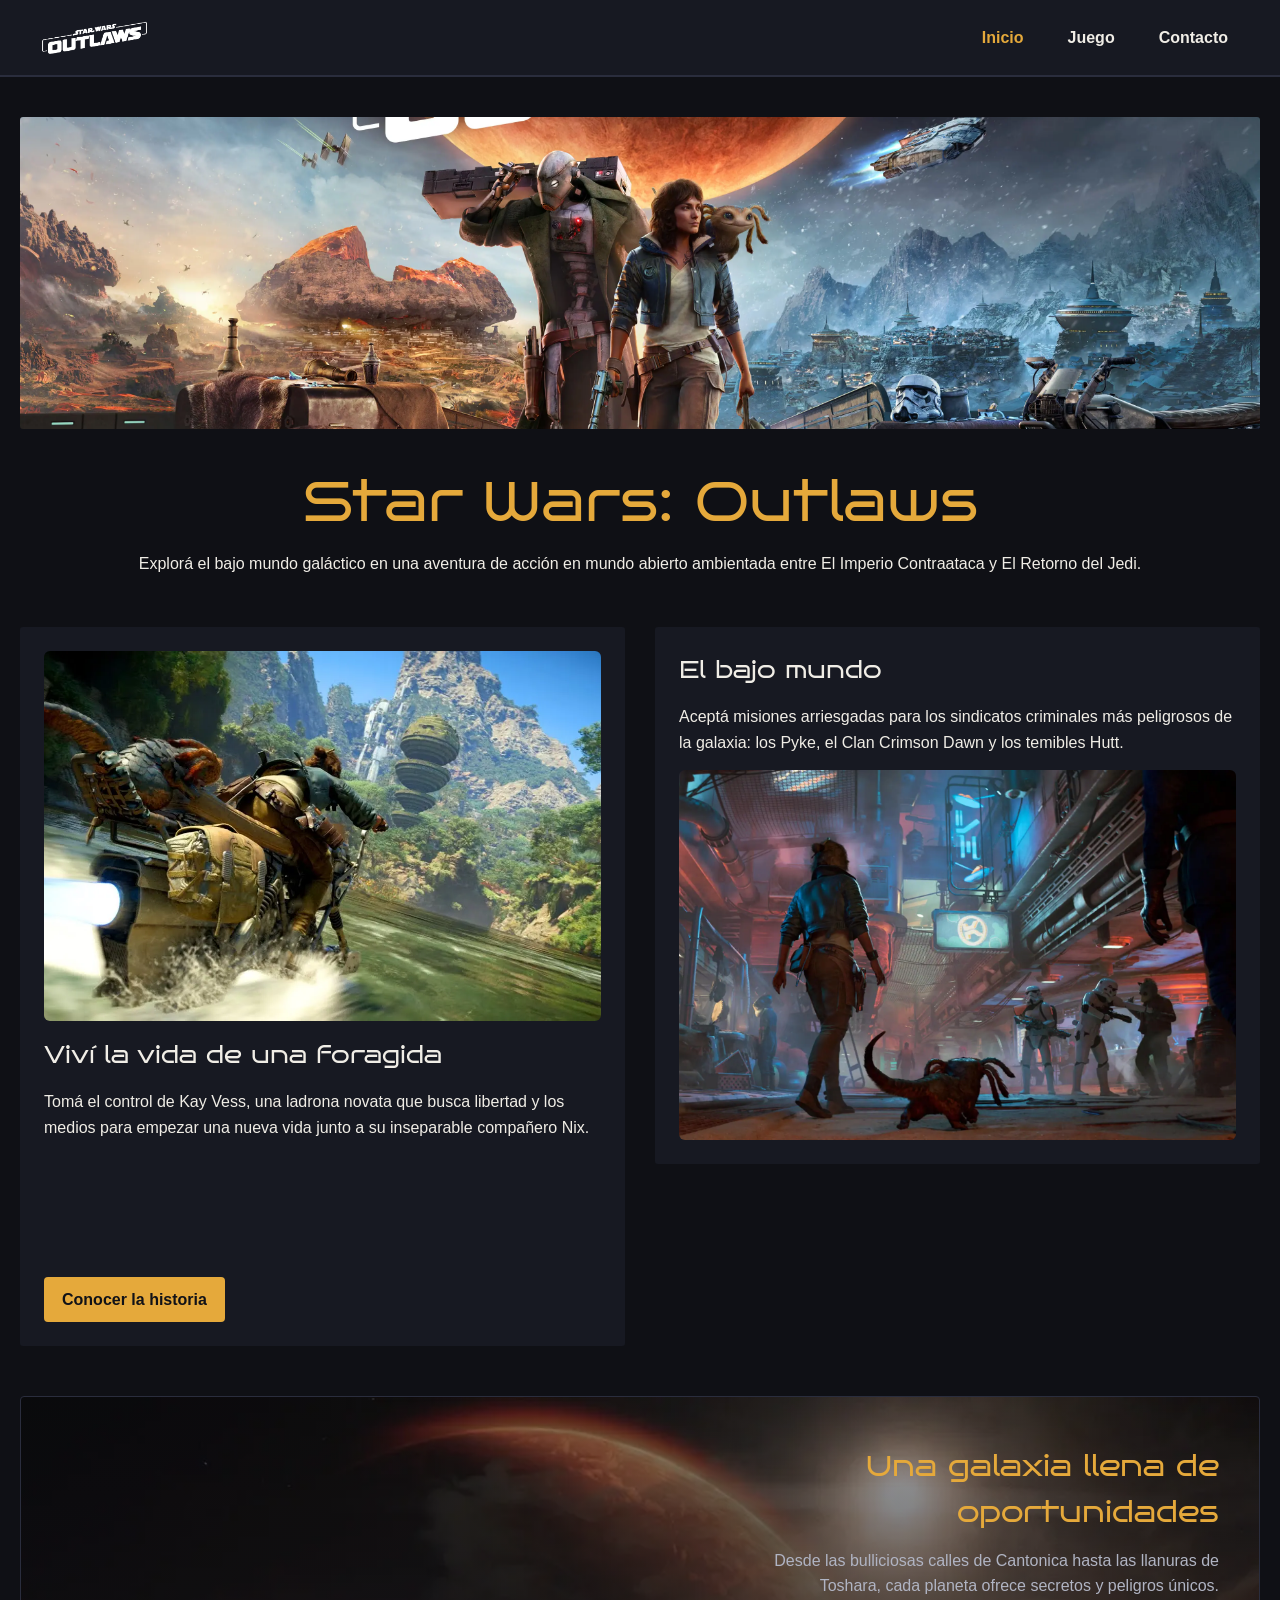
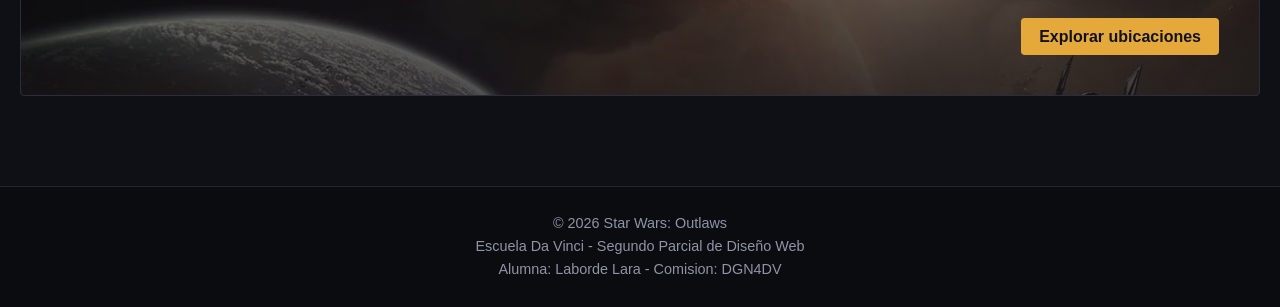
<file: index.html>
<!DOCTYPE html>
<html lang="es">

<head>
    <meta charset="UTF-8">
    <meta name="viewport" content="width=device-width, initial-scale=1.0">

    <title>Star Wars: Outlaws - Inicio</title>

    <link rel="preconnect" href="https://fonts.googleapis.com">
    <link rel="preconnect" href="https://fonts.gstatic.com" crossorigin>
    <link href="https://fonts.googleapis.com/css2?family=Bruno+Ace&display=swap" rel="stylesheet">

    <link rel="stylesheet" href="css/styles.css">
    <link rel="stylesheet" href="css/home.css">

    <link rel="shortcut icon" href="img/faviconOutlaws.webp" type="image/x-icon">
</head>

<body>
    <header>
        <a href="index.html">
            <img src="img/logoStarWarsOutlaws.webp" alt="logoStarWarsOutlaws">
        </a>

        <nav>
            <ul>
                <li> <a href="index.html" class="paginaActual">Inicio</a> </li>

                <li>
                    <a href="#">Juego</a>
                    <ul>
                        <li> <a href="historia.html">Historia</a> </li>
                        <li> <a href="personajes.html">Personajes</a> </li>
                        <li> <a href="ubicaciones.html">Ubicaciones</a> </li>
                    </ul>
                </li>

                <li> <a href="contacto.html">Contacto</a> </li>
            </ul>
        </nav>
    </header>

    <main>
        <section class="hero">
            <img src="img/index/bannerStarWarsOutlaws.webp" alt="bannerStarWarsOutlaws">

            <div class="textoHero">
                <h1>Star Wars: Outlaws</h1>
                <p>Explorá el bajo mundo galáctico en una aventura de acción en mundo abierto ambientada entre El
                    Imperio Contraataca y El Retorno del Jedi.</p>
            </div>
        </section>

        <section class="destacados">
            <article class="columna1">
                <img src="img/index/motoStarWarsOutlaws.webp" alt="motoStarWarsOutlaws">

                <h2>Viví la vida de una foragida</h2>
                <p>Tomá el control de Kay Vess, una ladrona novata que busca libertad y los medios para empezar una
                    nueva vida junto a su inseparable compañero Nix.</p>

                <a href="historia.html" class="boton">Conocer la historia</a>
            </article>

            <article class="columna2">
                <h2>El bajo mundo</h2>
                <p>Aceptá misiones arriesgadas para los sindicatos criminales más peligrosos de la galaxia: los Pyke, el
                    Clan Crimson Dawn y los temibles Hutt.</p>

                <img src="img/index/callejonStarWarsOutlaws.webp" alt="callejonStarWarsOutlaws">
            </article>

            <article class="playlist">
                <iframe title="Playlist de Star Wars Outlaws" data-testid="embed-iframe"
                    src="https://open.spotify.com/embed/playlist/37i9dQZF1DWWREb3EdeDeP?utm_source=generator&si=e684c295e3f447a6"
                    width="100%" height="152" frameBorder="0" allowfullscreen=""
                    allow="autoplay; clipboard-write; encrypted-media; fullscreen; picture-in-picture"
                    loading="lazy"></iframe>
            </article>

        </section>

        <section class="bannerInferior">
            <div class="contenidoBanner">
                <h2>Una galaxia llena de oportunidades</h2>
                <p>Desde las bulliciosas calles de Cantonica hasta las llanuras de Toshara, cada planeta ofrece secretos
                    y peligros únicos.</p>
                <a href="ubicaciones.html" class="boton">Explorar ubicaciones</a>
            </div>
        </section>
    </main>

    <footer>
        <p>&copy; 2026 Star Wars: Outlaws</p>
        <p>Escuela Da Vinci - Segundo Parcial de Diseño Web</p>
        <p>Alumna: Laborde Lara - Comision: DGN4DV</p>
    </footer>
</body>

</html>
</file>
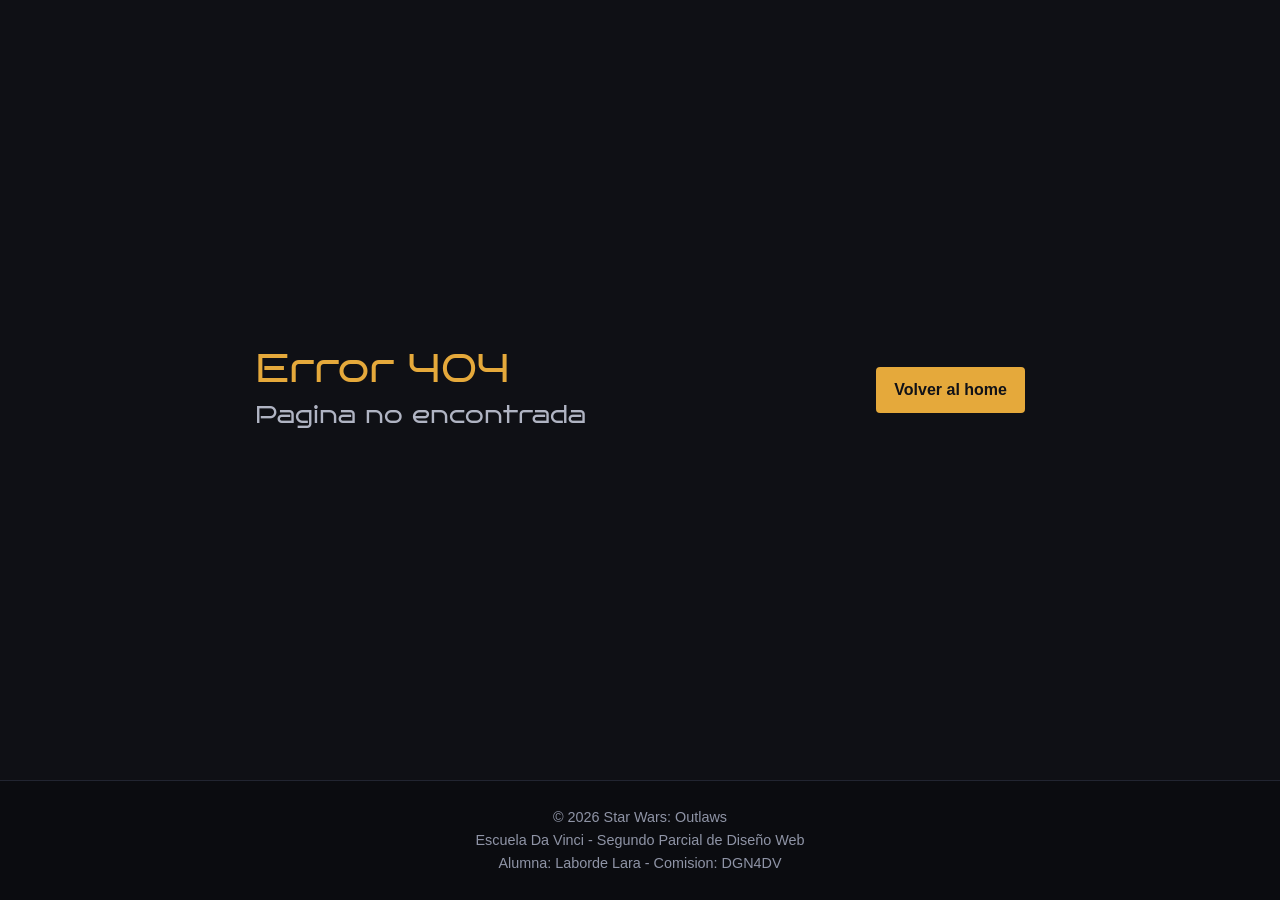
<file: 404error.html>
<!DOCTYPE html>
<html lang="es">
<head>
    <meta charset="UTF-8">
    <meta name="viewport" content="width=device-width, initial-scale=1.0">

    <title>404error</title>

    <link rel="preconnect" href="https://fonts.googleapis.com">
    <link rel="preconnect" href="https://fonts.gstatic.com" crossorigin>
    <link href="https://fonts.googleapis.com/css2?family=Bruno+Ace&display=swap" rel="stylesheet">
 
    <link rel="stylesheet" href="css/styles.css">
    <link rel="stylesheet" href="css/404error.css">

    <link rel="shortcut icon" href="img/faviconOutlaws.webp" type="image/x-icon">
</head>
<body>
    <main class="paginaError">
        <section class="mensajeError">
            <h1>Error 404</h1>
            <h2>Pagina no encontrada</h2>
        </section>

        <a href="index.html" class="boton">Volver al home</a>
    </main>

    <footer>
        <p>&copy; 2026 Star Wars: Outlaws</p> 
        <p>Escuela Da Vinci - Segundo Parcial de Diseño Web</p>
        <p>Alumna: Laborde Lara - Comision: DGN4DV</p>
    </footer>
</body>
</html>
</file>
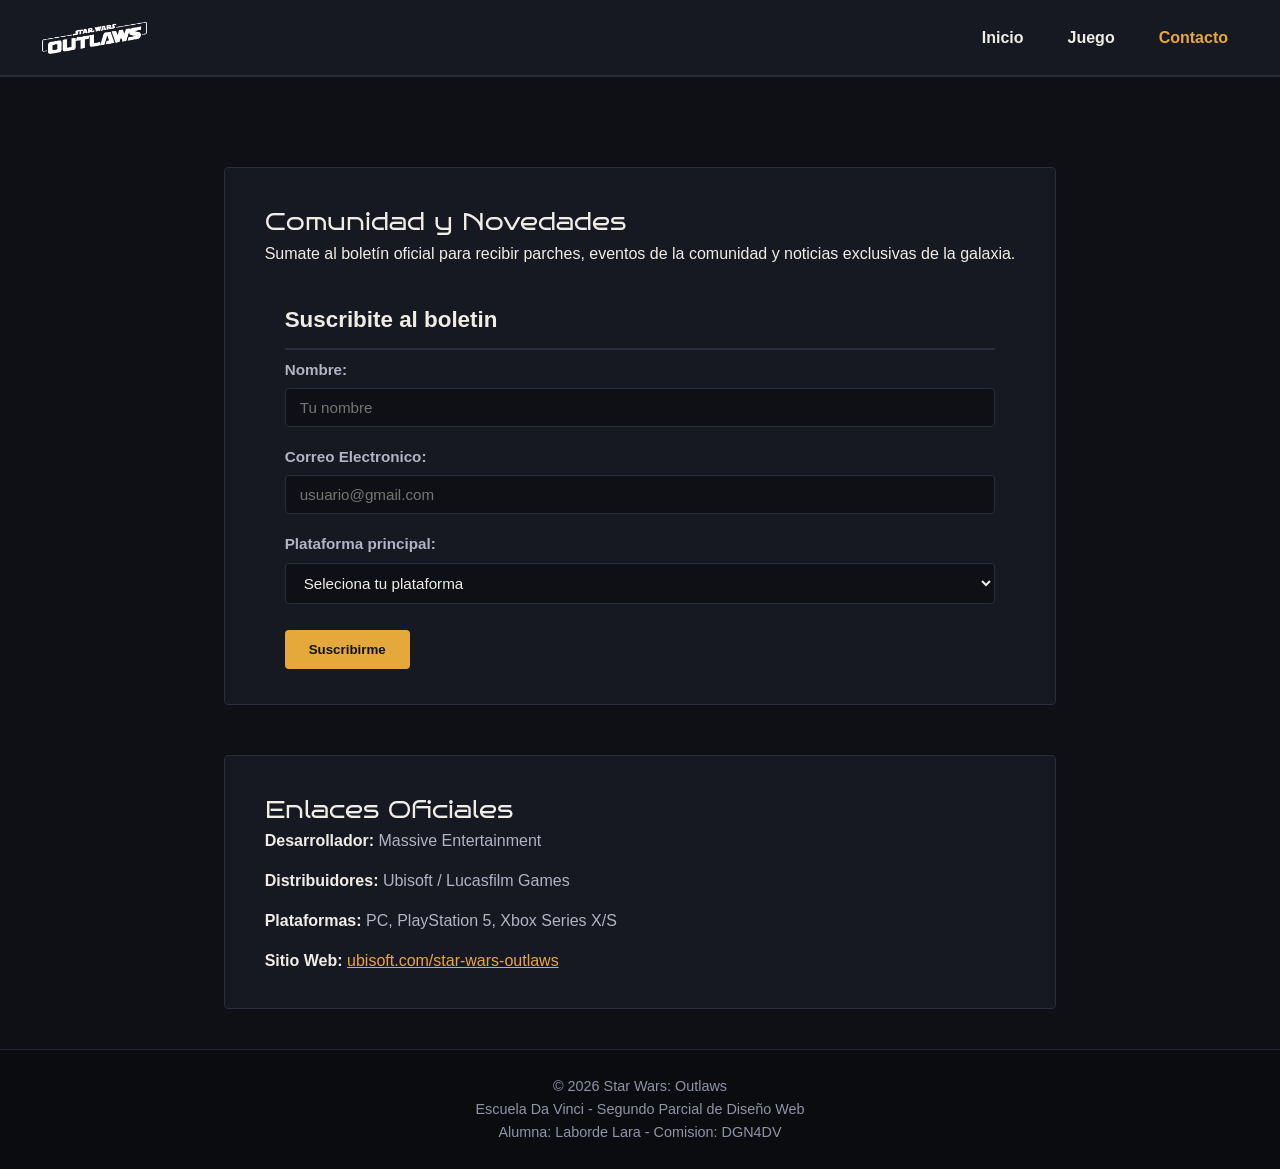
<file: contacto.html>
<!DOCTYPE html>
<html lang="es">

<head>
    <meta charset="UTF-8">
    <meta name="viewport" content="width=device-width, initial-scale=1.0">

    <title>Star Wars: Outlaws - Contacto</title>

    <link rel="preconnect" href="https://fonts.googleapis.com">
    <link rel="preconnect" href="https://fonts.gstatic.com" crossorigin>
    <link href="https://fonts.googleapis.com/css2?family=Bruno+Ace&display=swap" rel="stylesheet">

    <link rel="stylesheet" href="css/styles.css">
    <link rel="stylesheet" href="css/contacto.css">

    <link rel="shortcut icon" href="img/faviconOutlaws.webp" type="image/x-icon">
</head>

<body>
    <header>
        <a href="index.html">
            <img src="img/logoStarWarsOutlaws.webp" alt="logoStarWarsOutlaws">
        </a>

        <nav>
            <ul>
                <li> <a href="index.html">Inicio</a> </li>

                <li>
                    <a href="#">Juego</a>
                    <ul>
                        <li> <a href="historia.html">Historia</a> </li>
                        <li> <a href="personajes.html">Personajes</a> </li>
                        <li> <a href="ubicaciones.html">Ubicaciones</a> </li>
                    </ul>
                </li>

                <li> <a href="contacto.html" class="paginaActual">Contacto</a> </li>
            </ul>
        </nav>
    </header>

    <main>
        <article class="contacto">
            <h1 class="bruno-ace-regular">Comunidad y Novedades</h1>
            <p>Sumate al boletín oficial para recibir parches, eventos de la comunidad y noticias exclusivas de la
                galaxia.</p>

            <div class="contenedorContacto">
                <form action="#" method="post" class="formularioContacto">
                    <fieldset class="grupoFormulario">
                        <legend>Suscribite al boletin</legend>

                        <div class="campoForm">
                            <label for="nombre">Nombre:</label>
                            <input type="text" id="nombre" name="nombre" placeholder="Tu nombre" required>
                        </div>

                        <div class="campoForm">
                            <label for="email">Correo Electronico:</label>
                            <input type="email" id="email" name="email" placeholder="usuario@gmail.com" required>
                        </div>

                        <div class="campoForm">
                            <label for="plataforma">Plataforma principal:</label>
                            <select id="plataforma" name="plataforma" required>
                                <option value="" disabled selected>Seleciona tu plataforma</option>
                                <option value="pc">PC</option>
                                <option value="ps5">PlayStation 5</option>
                                <option value="xbox">Xbox Series X/S</option>
                            </select>
                        </div>

                        <button type="submit" class="botonForm">Suscribirme</button>
                    </fieldset>
                </form>
            </div>
        </article>

        <article class="contacto">
            <h1 class="bruno-ace-regular">Enlaces Oficiales</h1>

            <ul class="listaContacto">
                <li><strong>Desarrollador: </strong>Massive Entertainment</li>
                <li><strong>Distribuidores: </strong>Ubisoft / Lucasfilm Games</li>
                <li><strong>Plataformas: </strong>PC, PlayStation 5, Xbox Series X/S</li>
                <li><strong>Sitio Web: </strong> <a href="https://www.ubisoft.com/es-mx/game/star-wars/outlaws"
                        target="_blank" rel="noopener noreferrer">ubisoft.com/star-wars-outlaws</a></li>
            </ul>
        </article>
    </main>

    <footer>
        <p>&copy; 2026 Star Wars: Outlaws</p>
        <p>Escuela Da Vinci - Segundo Parcial de Diseño Web</p>
        <p>Alumna: Laborde Lara - Comision: DGN4DV</p>
    </footer>
</body>

</html>
</file>
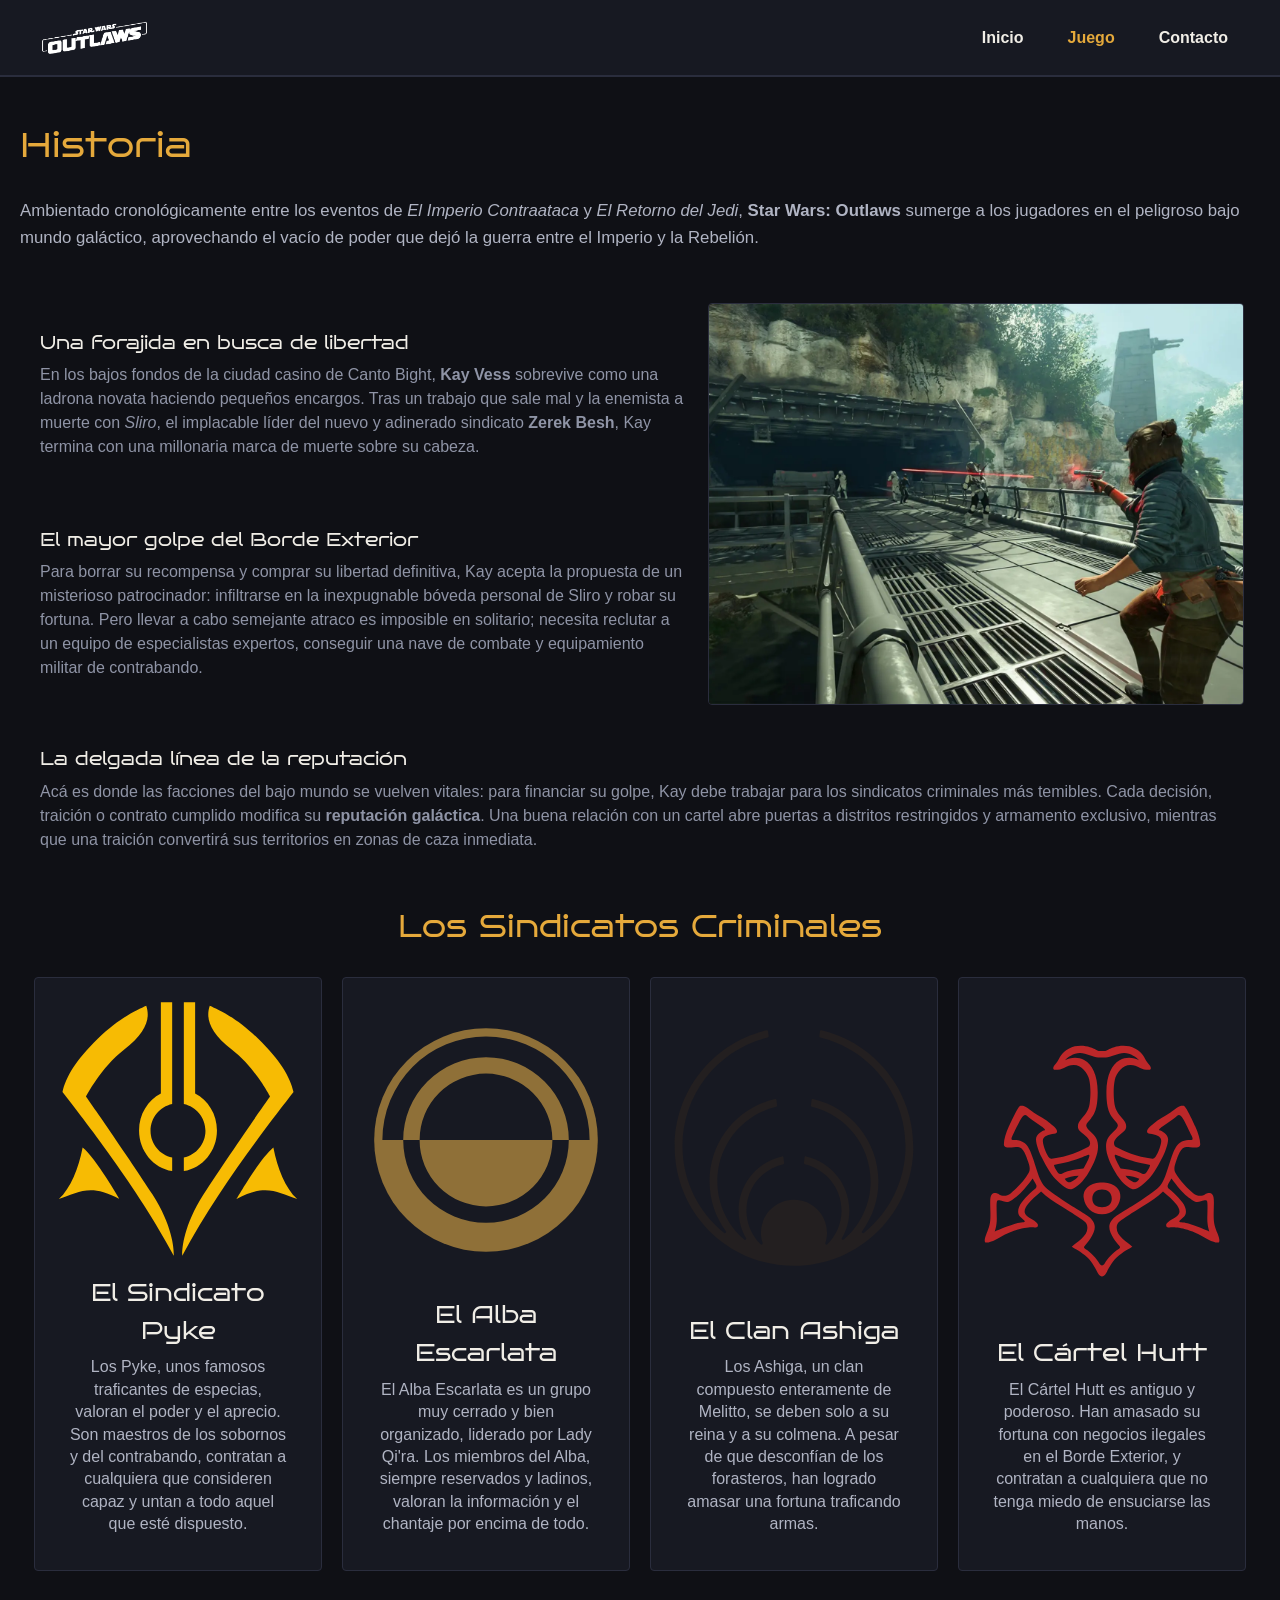
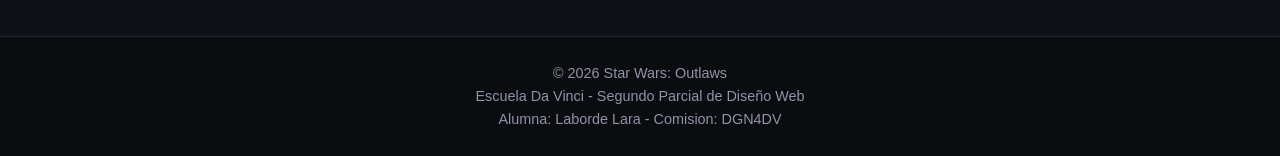
<file: historia.html>
<!DOCTYPE html>
<html lang="es">

<head>
    <meta charset="UTF-8">
    <meta name="viewport" content="width=device-width, initial-scale=1.0">

    <title>Star Wars: Outlaws - Historia</title>

    <link rel="preconnect" href="https://fonts.googleapis.com">
    <link rel="preconnect" href="https://fonts.gstatic.com" crossorigin>
    <link href="https://fonts.googleapis.com/css2?family=Bruno+Ace&display=swap" rel="stylesheet">

    <link rel="stylesheet" href="css/styles.css">
    <link rel="stylesheet" href="css/historia.css">

    <link rel="shortcut icon" href="img/faviconOutlaws.webp" type="image/x-icon">
</head>

<body>
    <header>
        <a href="index.html">
            <img src="img/logoStarWarsOutlaws.webp" alt="logoStarWarsOutlaws">
        </a>

        <nav>
            <ul>
                <li> <a href="index.html">Inicio</a> </li>

                <li>
                    <a href="#" class="paginaActual">Juego</a>
                    <ul>
                        <li> <a href="historia.html">Historia</a> </li>
                        <li> <a href="personajes.html">Personajes</a> </li>
                        <li> <a href="ubicaciones.html">Ubicaciones</a> </li>
                    </ul>
                </li>

                <li> <a href="contacto.html">Contacto</a> </li>
            </ul>
        </nav>
    </header>

    <main>
        <section class="seccionHistoria">
            <h1>Historia</h1>

            <div class="introHistoria">
                <p>Ambientado cronológicamente entre los eventos de <em>El Imperio Contraataca</em> y <em>El Retorno del
                        Jedi</em>, <strong>Star Wars: Outlaws</strong> sumerge a los jugadores en el peligroso bajo
                    mundo galáctico, aprovechando el vacío de poder que dejó la guerra entre el Imperio y la Rebelión.
                </p>
            </div>

            <div class="gridHistoria">
                <div class="columnaTextos">
                    <article class="cajaTextoHistoria">
                        <h2>Una forajida en busca de libertad</h2>
                        <p>En los bajos fondos de la ciudad casino de Canto Bight, <strong>Kay Vess</strong> sobrevive
                            como una ladrona novata haciendo pequeños encargos. Tras un trabajo que sale mal y la
                            enemista a muerte con <em>Sliro</em>, el implacable líder del nuevo y adinerado sindicato
                            <strong>Zerek Besh</strong>, Kay termina con una millonaria marca de muerte sobre su cabeza.
                        </p>
                    </article>

                    <article class="cajaTextoHistoria">
                        <h2>El mayor golpe del Borde Exterior</h2>
                        <p>Para borrar su recompensa y comprar su libertad definitiva, Kay acepta la propuesta de un
                            misterioso patrocinador: infiltrarse en la inexpugnable bóveda personal de Sliro y robar su
                            fortuna. Pero llevar a cabo semejante atraco es imposible en solitario; necesita reclutar a
                            un equipo de especialistas expertos, conseguir una nave de combate y equipamiento militar de
                            contrabando.</p>
                    </article>
                </div>

                <div class="columnaImagen">
                    <img src="img/historia/accionEscenaOutlaws.webp" alt="accionEscenaOutlaws" class="imgHistoria">
                </div>
            </div>

            <div class="textoHistoria">
                <h2>La delgada línea de la reputación</h2>
                <p>Acá es donde las facciones del bajo mundo se vuelven vitales: para financiar su golpe, Kay debe
                    trabajar para los sindicatos criminales más temibles. Cada decisión, traición o contrato cumplido
                    modifica su <strong>reputación galáctica</strong>. Una buena relación con un cartel abre puertas a
                    distritos restringidos y armamento exclusivo, mientras que una traición convertirá sus territorios
                    en zonas de caza inmediata.</p>
            </div>

            <div class="contenedorFacciones">
                <div class="tituloFacciones">
                    <h2>Los Sindicatos Criminales</h2>
                </div>

                <div class="grillaFacciones">

                    <!-- PYKES -->
                    <article class="tarjetaFaccion">
                        <img src="img/historia/sindicaroPyke.svg" alt="sindicaroPyke" class="imgFaccion">

                        <div class="textoFaccion">
                            <h3>El Sindicato Pyke</h3>
                            <p>Los Pyke, unos famosos traficantes de especias, valoran el poder y el aprecio. Son
                                maestros de los sobornos y del contrabando, contratan a cualquiera que consideren capaz
                                y untan a todo aquel que esté dispuesto.</p>
                        </div>
                    </article>

                    <!-- CRIMSON DAWN -->
                    <article class="tarjetaFaccion">
                        <img src="img/historia/sindicatoCrismonDawn.svg" alt="sindicatoCrismonDawn" class="imgFaccion">

                        <div class="textoFaccion">
                            <h3>El Alba Escarlata</h3>
                            <p>El Alba Escarlata es un grupo muy cerrado y bien organizado, liderado por Lady Qi'ra. Los
                                miembros del Alba, siempre reservados y ladinos, valoran la información y el chantaje
                                por encima de todo.</p>
                        </div>
                    </article>

                    <!-- CLAN ASHIGA -->
                    <article class="tarjetaFaccion">
                        <img src="img/historia/clanAshiga.svg" alt="clanAshiga" class="imgFaccion">

                        <div class="textoFaccion">
                            <h3>El Clan Ashiga</h3>
                            <p>Los Ashiga, un clan compuesto enteramente de Melitto, se deben solo a su reina y a su
                                colmena. A pesar de que desconfían de los forasteros, han logrado amasar una fortuna
                                traficando armas.</p>
                        </div>
                    </article>

                    <!-- CÁRTEL HUTT -->
                    <article class="tarjetaFaccion">
                        <img src="img/historia/cartelHutt.svg" alt="cartelHutt" class="imgFaccion">

                        <div class="textoFaccion">
                            <h3>El Cártel Hutt</h3>
                            <p>El Cártel Hutt es antiguo y poderoso. Han amasado su fortuna con negocios ilegales en el
                                Borde Exterior, y contratan a cualquiera que no tenga miedo de ensuciarse las manos.</p>
                        </div>
                    </article>
                </div>
            </div>
        </section>
    </main>

    <footer>
        <p>&copy; 2026 Star Wars: Outlaws</p>
        <p>Escuela Da Vinci - Segundo Parcial de Diseño Web</p>
        <p>Alumna: Laborde Lara - Comision: DGN4DV</p>
    </footer>
</body>

</html>
</file>
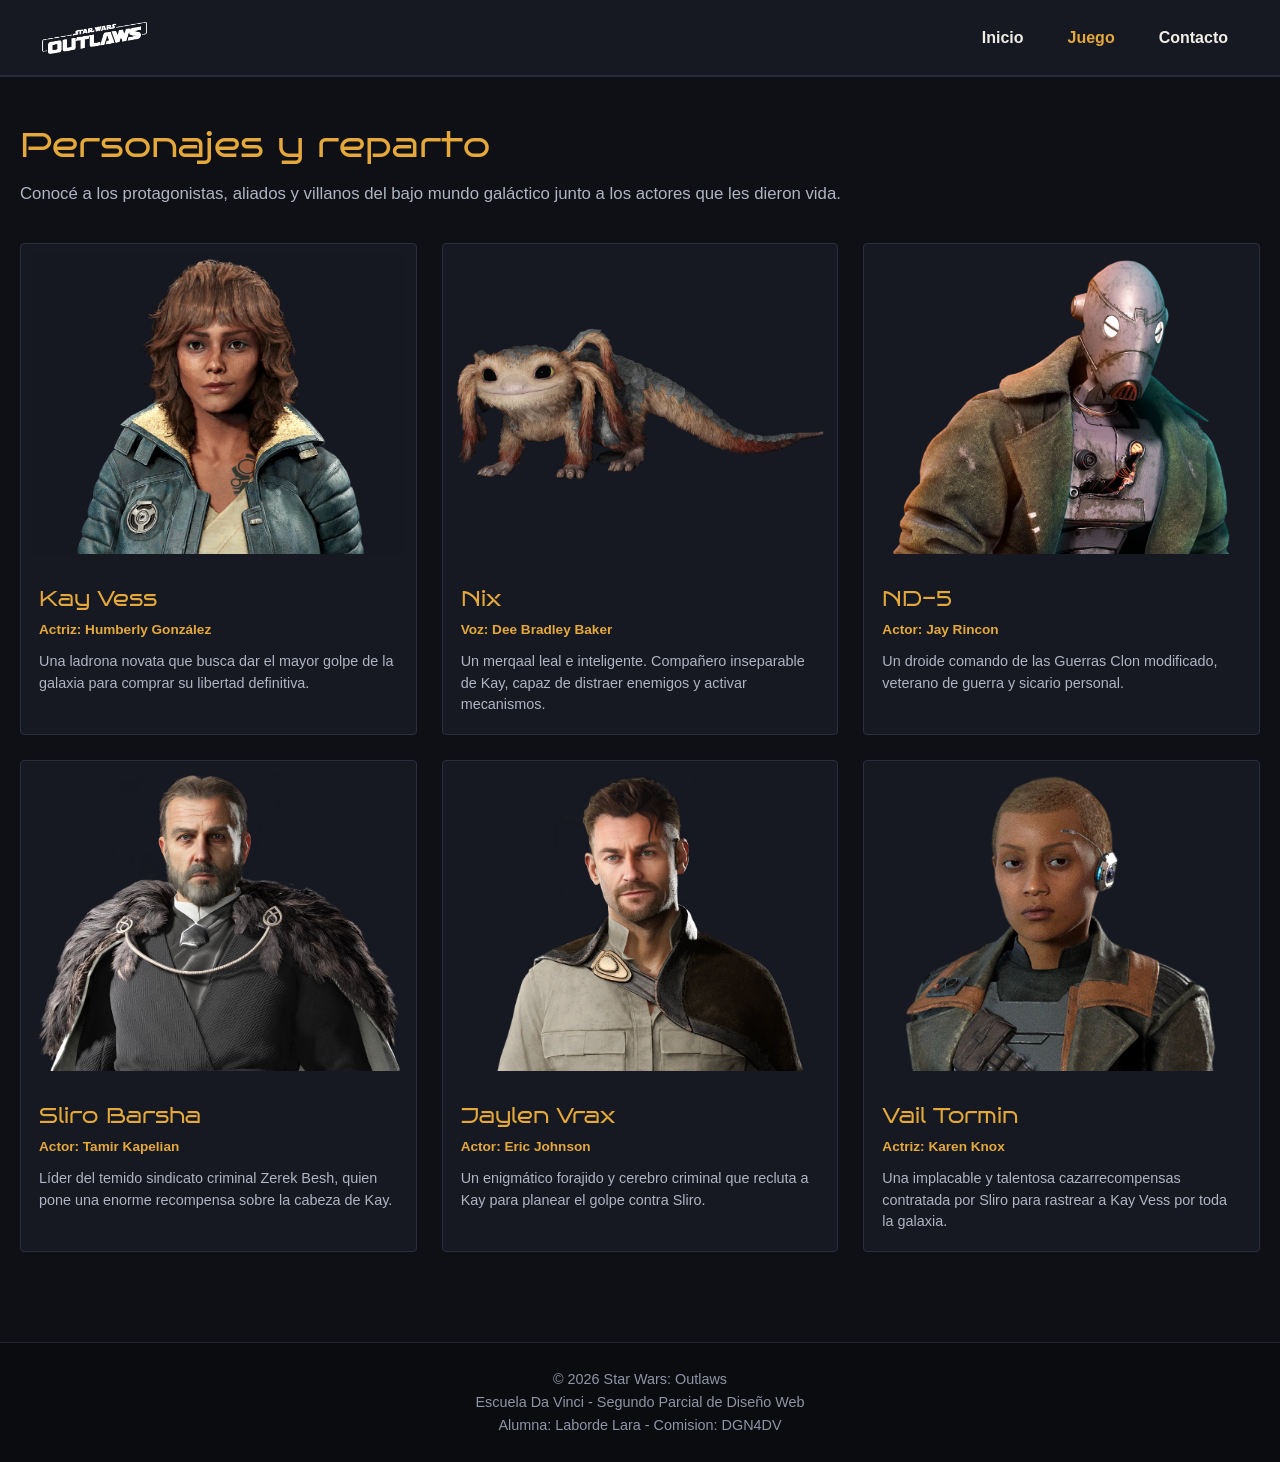
<file: personajes.html>
<!DOCTYPE html>
<html lang="es">

<head>
    <meta charset="UTF-8">
    <meta name="viewport" content="width=device-width, initial-scale=1.0">

    <title>Star Wars: Outlaws - Personajes</title>

    <link rel="preconnect" href="https://fonts.googleapis.com">
    <link rel="preconnect" href="https://fonts.gstatic.com" crossorigin>
    <link href="https://fonts.googleapis.com/css2?family=Bruno+Ace&display=swap" rel="stylesheet">

    <link rel="stylesheet" href="css/styles.css">
    <link rel="stylesheet" href="css/personajesUbicaciones.css">

    <link rel="shortcut icon" href="img/faviconOutlaws.webp" type="image/x-icon">
</head>

<body>
    <header>
        <a href="index.html">
            <img src="img/logoStarWarsOutlaws.webp" alt="logoStarWarsOutlaws">
        </a>

        <nav>
            <ul>
                <li> <a href="index.html">Inicio</a> </li>

                <li>
                    <a href="#" class="paginaActual">Juego</a>
                    <ul>
                        <li> <a href="historia.html">Historia</a> </li>
                        <li> <a href="personajes.html">Personajes</a> </li>
                        <li> <a href="ubicaciones.html">Ubicaciones</a> </li>
                    </ul>
                </li>

                <li> <a href="contacto.html">Contacto</a> </li>
            </ul>
        </nav>
    </header>

    <main>
        <section class="seccionPersonajes">
            <h1>Personajes y reparto</h1>
            <p class="introSeccion"> Conocé a los protagonistas, aliados y villanos del bajo mundo galáctico junto a los
                actores que les dieron vida.</p>

            <div class="grillaPersonajes">

                <!-- 1. Kay -->
                <article class="tarjetaPersonaje">
                    <img src="img/personajes/kayOutlaws.webp" alt="kayOutlaws">

                    <div class="infoTarjeta">
                        <h2>Kay Vess</h2>
                        <p class="actor">Actriz: Humberly González</p>
                        <p class="rol">Una ladrona novata que busca dar el mayor golpe de la galaxia para comprar su
                            libertad definitiva.</p>
                    </div>
                </article>

                <!-- 2. Nix -->
                <article class="tarjetaPersonaje">
                    <img src="img/personajes/nixOutlaws.webp" alt="nixOutlaws" class="nixImg">

                    <div class="infoTarjeta">
                        <h2>Nix</h2>
                        <p class="actor">Voz: Dee Bradley Baker</p>
                        <p class="rol">Un merqaal leal e inteligente. Compañero inseparable de Kay, capaz de distraer
                            enemigos y activar mecanismos.</p>
                    </div>
                </article>

                <!-- 3. ND-5 -->
                <article class="tarjetaPersonaje">
                    <img src="img/personajes/ND5Outlaws.webp" alt="ND5Outlaws">

                    <div class="infoTarjeta">
                        <h2>ND-5</h2>
                        <p class="actor">Actor: Jay Rincon</p>
                        <p class="rol">Un droide comando de las Guerras Clon modificado, veterano de guerra y sicario
                            personal.</p>
                    </div>
                </article>

                <!-- 4. Sirlo -->
                <article class="tarjetaPersonaje">
                    <img src="img/personajes/sliroOutlaws.webp" alt="sliroOutlaws">

                    <div class="infoTarjeta">
                        <h2>Sliro Barsha</h2>
                        <p class="actor">Actor: Tamir Kapelian</p>
                        <p class="rol">Líder del temido sindicato criminal Zerek Besh, quien pone una enorme recompensa
                            sobre la cabeza de Kay.</p>
                    </div>
                </article>

                <!-- 5. Jaylen -->
                <article class="tarjetaPersonaje">
                    <img src="img/personajes/jaylenOutlaws.webp" alt="jaylenOutlaws">

                    <div class="infoTarjeta">
                        <h2>Jaylen Vrax</h2>
                        <p class="actor">Actor: Eric Johnson</p>
                        <p class="rol">Un enigmático forajido y cerebro criminal que recluta a Kay para planear el golpe
                            contra Sliro.</p>
                    </div>
                </article>

                <!-- 6. Vail -->
                <article class="tarjetaPersonaje">
                    <img src="img/personajes/vailOutlaws.webp" alt="vailOutlaws">

                    <div class="infoTarjeta">
                        <h2>Vail Tormin</h2>
                        <p class="actor">Actriz: Karen Knox</p>
                        <p class="rol">Una implacable y talentosa cazarrecompensas contratada por Sliro para rastrear a
                            Kay Vess por toda la galaxia.</p>
                    </div>
                </article>
            </div>
        </section>
    </main>

    <footer>
        <p>&copy; 2026 Star Wars: Outlaws</p>
        <p>Escuela Da Vinci - Segundo Parcial de Diseño Web</p>
        <p>Alumna: Laborde Lara - Comision: DGN4DV</p>
    </footer>
</body>

</html>
</file>
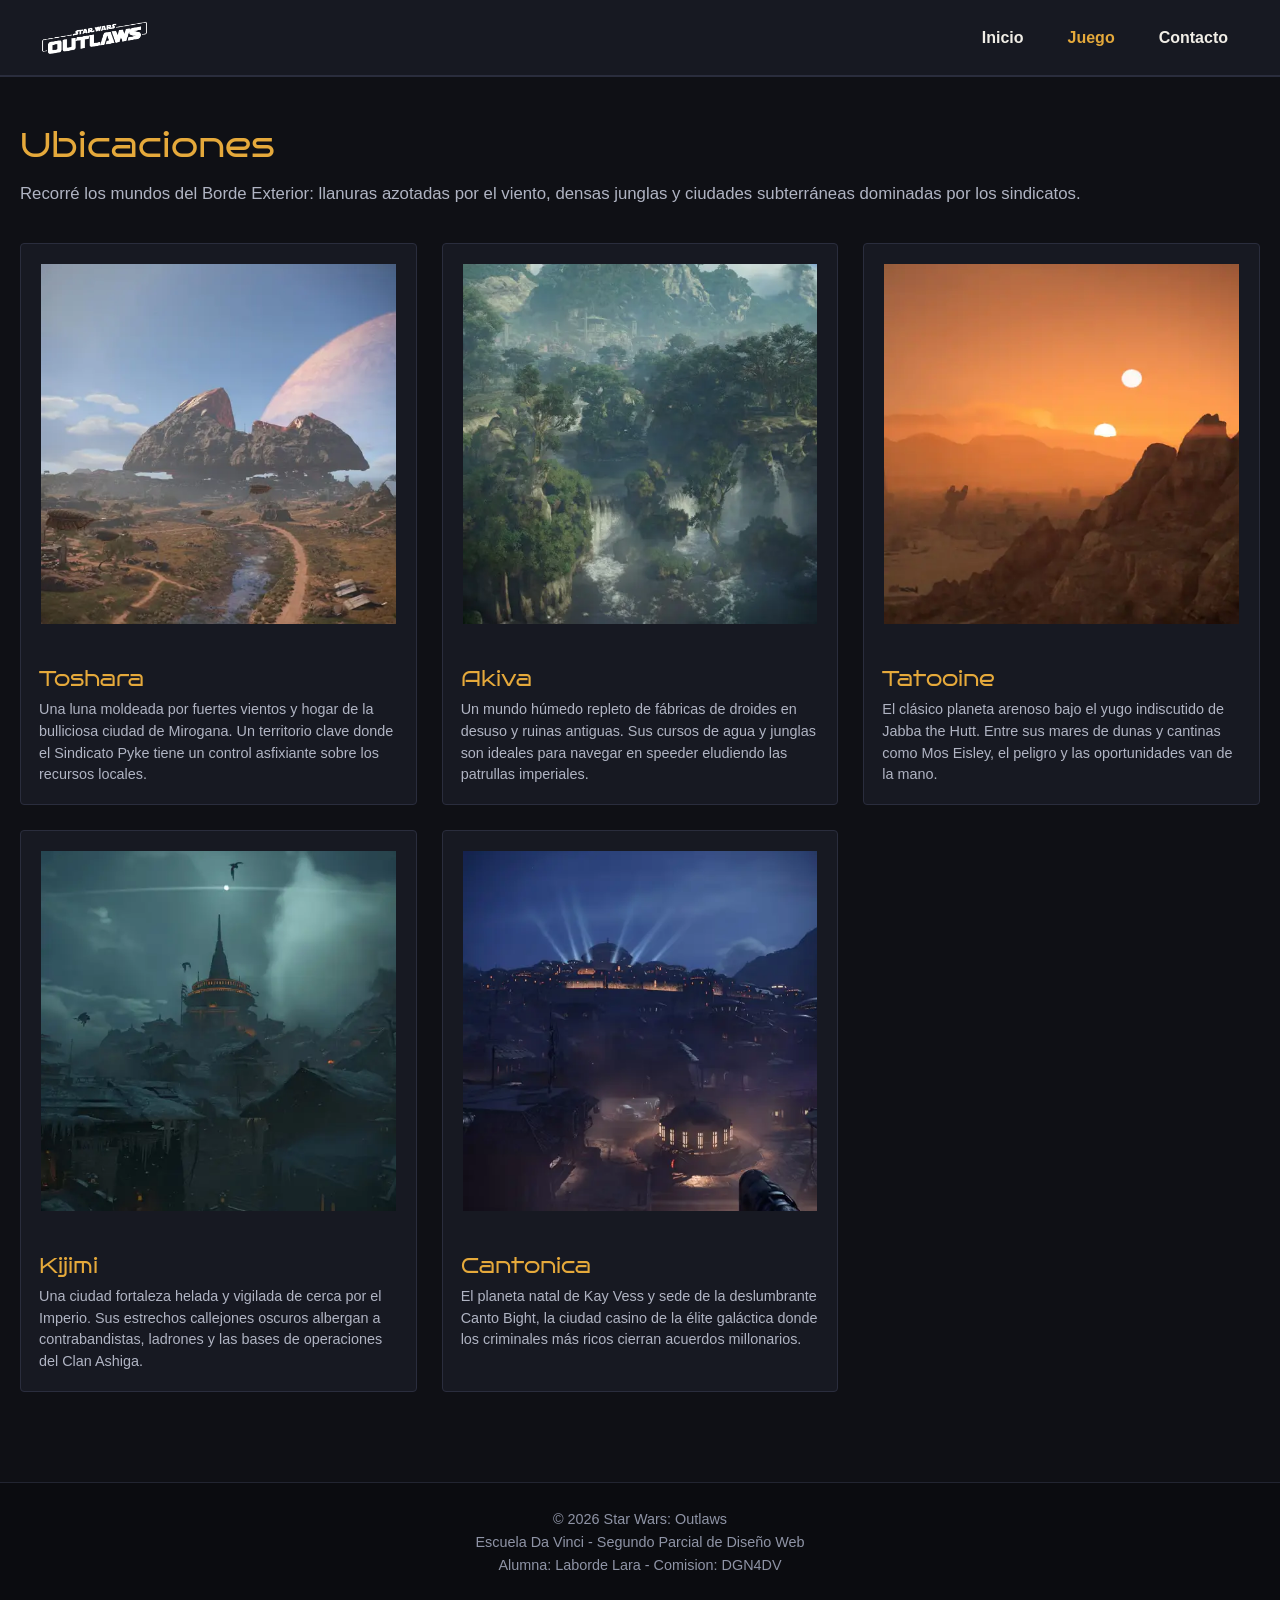
<file: ubicaciones.html>
<!DOCTYPE html>
<html lang="es">

<head>
    <meta charset="UTF-8">
    <meta name="viewport" content="width=device-width, initial-scale=1.0">

    <title>Star Wars: Outlaws - Ubicaciones</title>

    <link rel="preconnect" href="https://fonts.googleapis.com">
    <link rel="preconnect" href="https://fonts.gstatic.com" crossorigin>
    <link href="https://fonts.googleapis.com/css2?family=Bruno+Ace&display=swap" rel="stylesheet">

    <link rel="stylesheet" href="css/styles.css">
    <link rel="stylesheet" href="css/personajesUbicaciones.css">

    <link rel="shortcut icon" href="img/faviconOutlaws.webp" type="image/x-icon">
</head>

<body>
    <header>
        <a href="index.html">
            <img src="img/logoStarWarsOutlaws.webp" alt="logoStarWarsOutlaws">
        </a>

        <nav>
            <ul>
                <li> <a href="index.html">Inicio</a> </li>

                <li>
                    <a href="#" class="paginaActual">Juego</a>
                    <ul>
                        <li> <a href="historia.html">Historia</a> </li>
                        <li> <a href="personajes.html">Personajes</a> </li>
                        <li> <a href="ubicaciones.html">Ubicaciones</a> </li>
                    </ul>
                </li>

                <li> <a href="contacto.html">Contacto</a> </li>
            </ul>
        </nav>
    </header>

    <main>
        <section class="seccionUbicaciones">
            <h1>Ubicaciones</h1>
            <p class="introSeccion"> Recorré los mundos del Borde Exterior: llanuras azotadas por el viento, densas
                junglas y ciudades subterráneas dominadas por los sindicatos.</p>

            <!-- TOSHARA -->
            <div class="grillaUbicacion">
                <article class="tarjetaPlaneta">
                    <img src="img/ubicaciones/tosharaUbicacion.webp" alt="tosharaUbicacion">

                    <div class="infoTarjeta">
                        <h2>Toshara</h2>
                        <p class="rol">Una luna moldeada por fuertes vientos y hogar de la bulliciosa ciudad de
                            Mirogana. Un territorio clave donde el Sindicato Pyke tiene un control asfixiante sobre los
                            recursos locales.</p>
                    </div>
                </article>

                <!-- AKIVA -->
                <article class="tarjetaPlaneta">
                    <img src="img/ubicaciones/akivaUbicacion.webp" alt="akivaUbicacion" class="akivaImg">

                    <div class="infoTarjeta">
                        <h2>Akiva</h2>
                        <p class="rol">Un mundo húmedo repleto de fábricas de droides en desuso y ruinas antiguas. Sus
                            cursos de agua y junglas son ideales para navegar en speeder eludiendo las patrullas
                            imperiales.</p>
                    </div>
                </article>

                <!-- TATOOINE -->
                <article class="tarjetaPlaneta">
                    <img src="img/ubicaciones/tatooineUbicacion.webp" alt="tatooineUbicacion">

                    <div class="infoTarjeta">
                        <h2>Tatooine</h2>
                        <p class="rol">El clásico planeta arenoso bajo el yugo indiscutido de Jabba the Hutt. Entre sus
                            mares de dunas y cantinas como Mos Eisley, el peligro y las oportunidades van de la mano.
                        </p>
                    </div>
                </article>

                <!-- KIJIMI -->
                <article class="tarjetaPlaneta">
                    <img src="img/ubicaciones/kijimiUbicacion.webp" alt="kijimiUbicacion">

                    <div class="infoTarjeta">
                        <h2>Kijimi</h2>
                        <p class="rol">Una ciudad fortaleza helada y vigilada de cerca por el Imperio. Sus estrechos
                            callejones oscuros albergan a contrabandistas, ladrones y las bases de operaciones del Clan
                            Ashiga.</p>
                    </div>
                </article>

                <!-- CANTONICA -->
                <article class="tarjetaPlaneta">
                    <img src="img/ubicaciones/cantonicaUbicacion.webp" alt="cantonicaUbicacion">

                    <div class="infoTarjeta">
                        <h2>Cantonica</h2>
                        <p class="rol">El planeta natal de Kay Vess y sede de la deslumbrante Canto Bight, la ciudad
                            casino de la élite galáctica donde los criminales más ricos cierran acuerdos millonarios.
                        </p>
                    </div>
                </article>
            </div>
        </section>
    </main>

    <footer>
        <p>&copy; 2026 Star Wars: Outlaws</p>
        <p>Escuela Da Vinci - Segundo Parcial de Diseño Web</p>
        <p>Alumna: Laborde Lara - Comision: DGN4DV</p>
    </footer>
</body>

</html>
</file>
<file: css/styles.css>
* {
    box-sizing: border-box;
    margin: 0;
    padding: 0;
}

:root {
    --bg-principal: #0f1015;
    --bg-tarjeta: #171922;
    --bg-footer: #0b0c10;

    --acento-principal: #e5a93b;
    --acento-hover: #ffd073;

    --texto-principal: #f0ede6;
    --texto-secundario: #b0b4c3;
    --texto-apagado: #8f94a6;
    --texto-boton: #111217;

    --borde-principal: #2a2d3d;
    --borde-footer: #222531;
}

html {
    scrollbar-width: none;
}

body::-webkit-scrollbar {
    display: none;
}

body {
    font-family: 'Segoe UI', Tahoma, Geneva, Verdana, sans-serif;
    background-color: var(--bg-principal);
    color: var(--texto-principal);
    line-height: 1.6;
    min-height: 100vh;
    display: flex;
    flex-direction: column;
}

h1,
h2,
h3,
h4,
h5,
h6 {
    font-family: "Bruno Ace", sans-serif;
    font-weight: 400;
    font-style: normal;
}

header {
    display: flex;
    justify-content: space-between;
    align-items: center;
    padding: 15px 40px;
    background-color: var(--bg-tarjeta);
    border-bottom: 2px solid var(--borde-principal);
    position: sticky;
    top: 0;
    z-index: 100;
}

header img {
    height: 45px;
    display: block;
}

nav ul {
    list-style: none;
    display: flex;
    gap: 20px;
}

nav li {
    position: relative;
}

nav a {
    color: var(--texto-principal);
    text-decoration: none;
    font-weight: 600;
    padding: 8px 12px;
    display: block;
    transition: color 0.5s ease;
}

nav a:hover {
    color: var(--acento-principal);
}

nav li ul {
    position: absolute;
    top: 100%;
    left: 0;
    display: flex;
    flex-direction: column;
    gap: 0;
    width: 170px;
    background-color: var(--bg-tarjeta);
    border: 1px solid var(--borde-principal);
    box-shadow: 0 4px 12px rgba(0, 0, 0, 0.5);
    opacity: 0;
    visibility: hidden;
    transition: opacity 0.2s ease;
}

nav li:hover ul {
    opacity: 1;
    visibility: visible;
}

.paginaActual {
    color: var(--acento-principal);
}

main {
    max-width: 100%;
    margin: 40px auto;
    padding: 0 20px;
    flex: 1;
}

footer {
    text-align: center;
    padding: 25px;
    background-color: var(--bg-footer);
    border-top: 1px solid var(--borde-footer);
    font-size: 0.9rem;
    color: var(--texto-apagado);
}
</file>
<file: css/home.css>
.hero {
    text-align: center;
    margin-bottom: 50px;
}

.hero img {
    width: 100%;
    max-height: 312px;
    object-fit: cover;
    border-radius: 3px;
    margin-bottom: 20px;
}

.hero h1 {
    font-size: 3.5rem;
    color: var(--acento-principal);
    margin-bottom: 5px;
}

.destacados {
    display: grid;
    grid-template-columns: 1fr 1fr;
    grid-template-rows: auto auto;
    gap: 30px;
    margin-bottom: 50px;
}

.columna1 {
    grid-column: 1;
    grid-row: 1/3;
    background-color: var(--bg-tarjeta);
    padding: 24px;
    border-radius: 3px;
    display: flex;
    flex-direction: column;
    gap: 15px;
}

.columna2 {
    grid-column: 2;
    grid-row: 1;
    background-color: var(--bg-tarjeta);
    padding: 24px;
    border-radius: 3px;
    display: flex;
    flex-direction: column;
    gap: 15px;
}

.playlist {
    grid-column: 2;
    grid-row: 2;
    display: flex;
}

.playlist iframe {
    width: 100%;
    height: 152px;
    border-radius: 6px;
}

.destacados img {
    width: 100%;
    height: 370px;
    object-fit: cover;
    border-radius: 6px;
}

.destacados h2 {
    font-size: 1.5rem;
    color: var(--texto-principal);
}

.boton {
    align-self: flex-start;
    margin-top: auto;
    background-color: var(--acento-principal);
    color: var(--texto-boton);
    text-decoration: none;
    font-weight: bold;
    padding: 10px 18px;
    border-radius: 4px;
    transition: background-color 0.2s ease;
}

.boton:hover {
    background-color: var(--acento-hover);
    color: var(--bg-footer);
}

.bannerInferior {
    position: relative;
    background: linear-gradient(rgba(15, 16, 21, 0.4), rgba(15, 16, 21, 0.7)), url(../img/index/naveStarWarsOutlaws.webp) top/cover no-repeat;
    min-height: 300px;
    border-radius: 4px;
    border: 1px solid var(--borde-principal);
    display: flex;
    justify-content: flex-end;
    align-items: center;
    padding: 40px;
    margin-bottom: 50px;
}

.contenidoBanner {
    max-width: 450px;
    text-align: right;
}

.contenidoBanner h2 {
    font-size: 1.8rem;
    color: var(--acento-principal);
    margin-bottom: 12px;
}

.contenidoBanner p {
    color: var(--texto-secundario);
    font-size: 1rem;
    margin-bottom: 25px;
}
</file>
<file: css/404error.css>
.paginaError {
  width: 100%;
  max-width: 850px;
  margin: 60px auto;
  padding: 35px 40px;
  display: flex;
  justify-content: space-between;
  align-items: center;
  gap: 30px;
}

.mensajeError h1 {
  font-size: 2.5rem;
  color: var(--acento-principal);
  margin-bottom: 6px;
  line-height: 1.11;
}

.mensajeError h2 {
  font-size: 1.5rem;
  color: var(--texto-secundario);
}

.boton {
  background-color: var(--acento-principal);
  color: #111217;
  text-decoration: none;
  font-weight: bold;
  padding: 10px 18px;
  border-radius: 4px;
  white-space: nowrap;
  transition: background-color 0.2s ease;
}

.boton:hover {
  background-color: var(--acento-hover);
  color: var(--bg-footer);
}
</file>
<file: css/contacto.css>
.seccionContacto {
  max-width: 650px;
  margin: 0 auto 60px auto;
}

.seccionContacto h1 {
  font-size: 2.2rem;
  color: var(--acento-principal);
  margin-bottom: 8px;
}

.seccionContacto p {
  color: var(--texto-secundario);
  margin-bottom: 25px;
  font-size: 1rem;
}

.contenedorContacto {
  display: flex;
  flex-direction: column;
  gap: 30px;
}

.formularioContacto {
  padding: 0px 20px;
  padding-top: 35px;
}

.grupoFormulario {
  border: none;
  display: flex;
  flex-direction: column;
  gap: 18px;
}

.grupoFormulario legend {
  font-size: 1.4rem;
  color: var(--texto-principal);
  font-weight: bold;
  border-bottom: 2px solid var(--borde-principal);
  padding-bottom: 10px;
  width: 100%;
  margin-bottom: 8px;
}

.campoForm {
  display: flex;
  flex-direction: column;
  gap: 6px;
}

.campoForm label {
  color: var(--texto-secundario);
  font-size: 0.95rem;
  font-weight: 600;
}

.campoForm input,
.campoForm select {
  width: 100%;
  padding: 10px 14px;
  background-color: var(--bg-principal);
  border: 1px solid var(--borde-principal);
  border-radius: 4px;
  color: var(--texto-principal);
  font-family: inherit;
  font-size: 0.95rem;
  outline: none;
  transition: border-color 0.2s ease, box-shadow 0.2s ease;
}

.campoForm input:focus,
.campoForm select:focus {
  border-color: var(--acento-principal);
  box-shadow: 0 0 6px rgba(229, 169, 59, 0.3);
}

.botonForm {
  background-color: var(--acento-principal);
  color: #111217;
  font-weight: bold;
  border: none;
  padding: 12px 24px;
  border-radius: 4px;
  cursor: pointer;
  align-self: flex-start;
  margin-top: 8px;
  transition: background-color 0.2s ease;
}

.botonForm:hover {
  background-color: var(--acento-hover);
}

.contacto {
  width: 100%;
  background-color: var(--bg-tarjeta);
  border: 1px solid var(--borde-principal);
  border-radius: 4px;
  padding: 35px 40px;
  margin-top: 50px;
}

.contacto h2 {
  font-size: 1.5rem;
  color: var(--texto-secundario);
  margin-bottom: 20px;
  border-bottom: 2px solid var(--borde-principal);
  padding-bottom: 10px;
}

.listaContacto {
  list-style: none;
  display: flex;
  flex-direction: column;
  gap: 16px;
}

.listaContacto li {
  color: var(--texto-secundario);
  font-size: 1rem;
  line-height: 1.5;
}

.listaContacto strong {
  color: var(--texto-principal);
  font-weight: 600;
}

.listaContacto a {
  color: var(--acento-principal);
  text-decoration: underline;
  transition: color 0.2s ease;
}

.listaContacto a:hover {
  color: var(--acento-hover);
}
</file>
<file: css/historia.css>
.seccionHistoria h1 {
    font-size: 2.2rem;
    color: var(--acento-principal);
    margin-bottom: 25px;
}

.introHistoria {
    color: var(--texto-secundario);
    margin-bottom: 35px;
    font-size: 1.05rem;
}

.gridHistoria {
    display: grid;
    grid-template-columns: 1.2fr 1fr;
    gap: 25px;
    margin-bottom: 40px;
    padding: 16px 16px 0px 20px;
}

.columnaTextos {
    display: flex;
    flex-direction: column;
    gap: 15px;
}

.cajaTextoHistoria {
    flex-grow: 1;
    display: flex;
    flex-direction: column;
    justify-content: center;
}

.cajaTextoHistoria h2 {
    font-size: 1.1rem;
    color: var(--texto-principal);
    margin-bottom: 6px;
}

.cajaTextoHistoria p {
    font-size: 1rem;
    color: var(--texto-apagado);
    line-height: 1.5;
}

.textoHistoria {
    margin-bottom: 40px;
    padding: 0px 16px 10px 20px;
}

.textoHistoria h2 {
    font-size: 1.1rem;
    color: var(--texto-principal);
    margin-bottom: 6px;
}

.textoHistoria p {
    font-size: 1rem;
    color: var(--texto-apagado);
    line-height: 1.5;
}

.columnaImagen {
    display: flex;
}

.imgHistoria {
    width: 100%;
    height: 100%;
    object-fit: cover;
    border-radius: 4px;
    border: 1px solid var(--borde-principal);
    display: block;
}

.contenedorFacciones {
    padding: 0px 14px;
    text-align: center;
    margin-bottom: 25px;

}

.tituloFacciones {
    color: var(--acento-principal);
    font-size: 1.3rem;
    margin: 25px auto;
}

.grillaFacciones {
    display: grid;
    grid-template-columns: repeat(4, 1fr);
    gap: 20px;
}

.tarjetaFaccion {
    background-color: var(--bg-tarjeta);
    border: 1px solid var(--borde-principal);
    border-radius: 4px;
    overflow: hidden;
    display: flex;
    flex-direction: column;
    padding: 20px;
    transition: transform 0.2s ease, border-color 0.2s ease;
}

.tarjetaFaccion:hover {
    transform: translateY(-4px);
    border-color: var(--acento-hover);
}

.imgFaccion {
    width: 100%;
    height: 100%;
    object-fit: contain;
    display: block;
}

.textoFaccion {
    padding: 14px;
    display: flex;
    flex-direction: column;
    flex-grow: 1;
}

.textoFaccion h3 {
    font-size: 1.5rem;
    color: var(--texto-principal);
    margin-bottom: 6px;
    transition: color 0.2s ease;
}

.tarjetaFaccion:hover h3 {
    color: var(--acento-principal);
}

.textoFaccion p {
    font-size: 1rem;
    color: var(--texto-secundario);
    line-height: 1.4;
}
</file>
<file: css/personajesUbicaciones.css>
.seccionPersonajes h1,
.seccionUbicaciones h1 {
    font-size: 2.2rem;
    color: var(--acento-principal);
    margin-bottom: 8px;
}

.introSeccion {
    color: var(--texto-secundario);
    margin-bottom: 35px;
    font-size: 1.05rem;
}

.grillaPersonajes,
.grillaUbicacion {
    display: grid;
    grid-template-columns: repeat(3, 1fr);
    gap: 25px;
    margin-bottom: 50px;
}

.tarjetaPersonaje,
.tarjetaPlaneta {
    background-color: var(--bg-tarjeta);
    border-radius: 4px;
    border: 1px solid var(--borde-principal);
    overflow: hidden;
    display: flex;
    flex-direction: column;
    transition: transform 0.2s ease, 0.2s ease;
}

.tarjetaPersonaje:hover,
.tarjetaPlaneta:hover {
    transform: translateY(-4px);
    border-color: var(--acento-principal);
}

.tarjetaPersonaje img,
.tarjetaPlaneta img {
    width: 100%;
    height: 320px;
    object-fit: cover;
    object-position: top;
    display: block;
    padding: 10px;
}

.tarjetaPlaneta img {
    height: 400px;
    object-position: center;
    padding: 20px;
}

.tarjetaPersonaje .nixImg {
    object-fit: contain;
    object-position: center;
    padding: 10px;
}

.tarjetaPlaneta .akivaImg {
    object-position: bottom;
}

.infoTarjeta {
    padding: 18px;
    display: flex;
    flex-direction: column;
    flex-grow: 1;
}

.infoTarjeta h2 {
    font-size: 1.3rem;
    color: var(--acento-principal);
    margin-bottom: 4px;
}

.infoTarjeta .actor {
    font-size: 0.85rem;
    color: var(--acento-principal);
    font-weight: 600;
    margin-bottom: 10px;
}

.infoTarjeta .rol {
    font-size: 0.9rem;
    color: var(--texto-secundario);
    line-height: 1.5;
}
</file>
